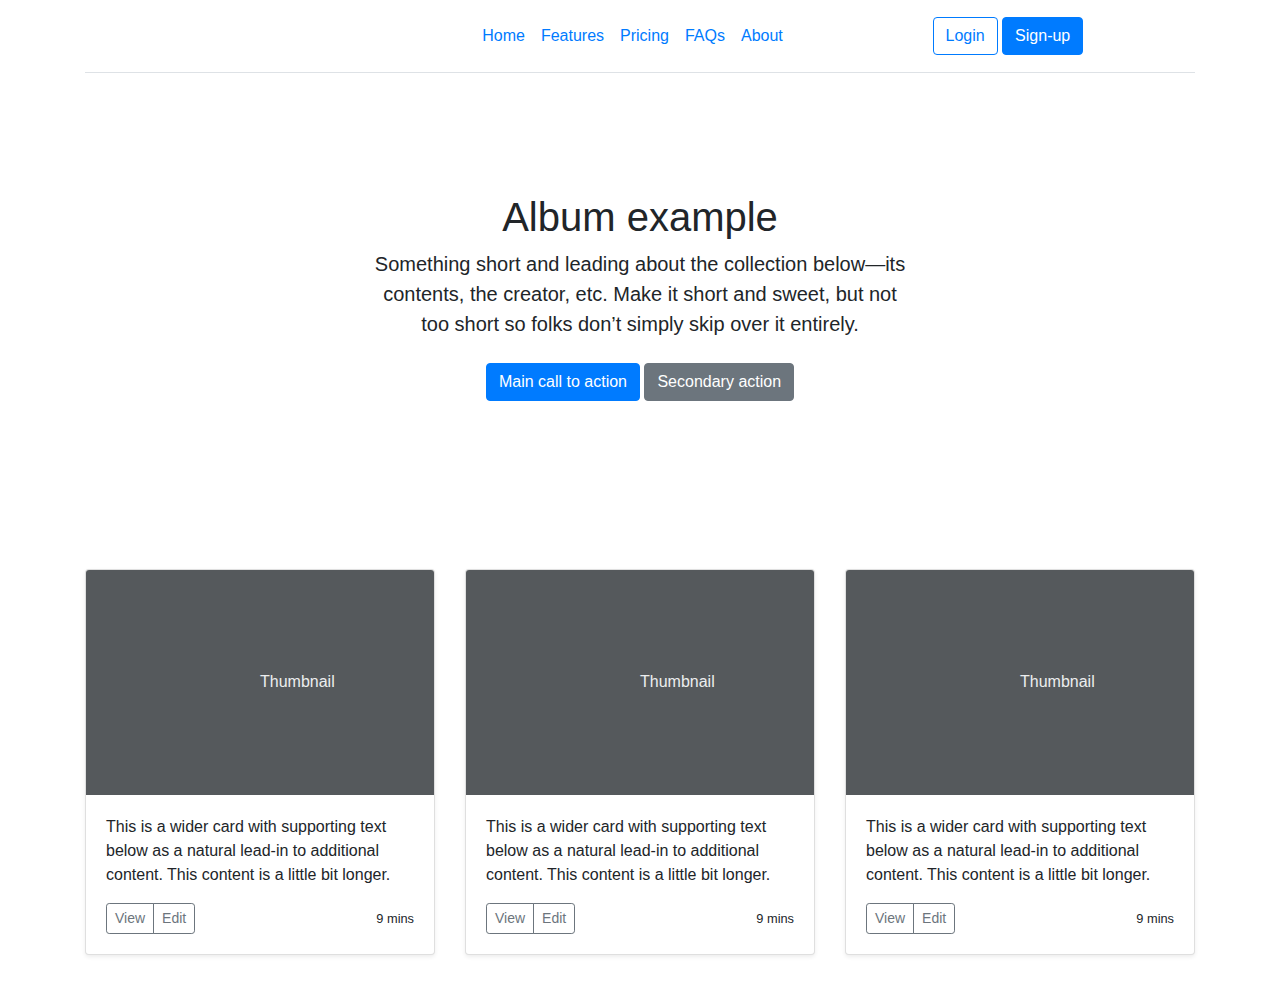
<file: secutiry-service/src/main/resources/frontend/index.html>
<!DOCTYPE html>
<html lang="en">
<head>
    <meta charset="UTF-8">
    <meta name="viewport" content="width=device-width, initial-scale=1.0">
    <link rel="stylesheet" href="https://stackpath.bootstrapcdn.com/bootstrap/4.5.2/css/bootstrap.min.css">

    <title>Document</title>
</head>
<body>
    <div class="container">
      <header class="d-flex flex-wrap align-items-center justify-content-center justify-content-md-between py-3 mb-4 border-bottom">
        <div class="col-md-3 mb-2 mb-md-0">
          <a href="/" class="d-inline-flex link-body-emphasis text-decoration-none">
            <svg class="bi" width="40" height="32" role="img" aria-label="Bootstrap"><use xlink:href="#bootstrap"></use></svg>
          </a>
        </div>
        <ul class="nav col-12 col-md-auto mb-2 justify-content-center mb-md-0">
          <li><a href="#" class="nav-link px-2 link-secondary">Home</a></li>
          <li><a href="#" class="nav-link px-2">Features</a></li>
          <li><a href="#" class="nav-link px-2">Pricing</a></li>
          <li><a href="#" class="nav-link px-2">FAQs</a></li>
          <li><a href="#" class="nav-link px-2">About</a></li>
        </ul>
        <div class="col-md-3 text-end">
          <th:block th:if="${not #httpServletRequest.userPrincipal}">
            <a href="/login" class="btn btn-outline-primary me-2">Login</a>
            <a href="/register" class="btn btn-primary">Sign-up</a>
          </th:block>
          <th:block th:if="${#httpServletRequest.userPrincipal}">
            <!-- Отображать кнопки выхода или другие элементы для авторизованных пользователей -->
          </th:block>
        </div>
      </header>
      </div>
    <main>

        <section class="py-5 text-center container">
          <div class="row py-lg-5">
            <div class="col-lg-6 col-md-8 mx-auto">
              <h1 class="fw-light">Album example</h1>
              <p class="lead text-body-secondary">Something short and leading about the collection below—its contents, the creator, etc. Make it short and sweet, but not too short so folks don’t simply skip over it entirely.</p>
              <p>
                <a href="#" class="btn btn-primary my-2">Main call to action</a>
                <a href="#" class="btn btn-secondary my-2">Secondary action</a>
              </p>
            </div>
          </div>
        </section>
      
        <div class="album py-5 bg-body-tertiary">
          <div class="container">
      
            <div class="row row-cols-1 row-cols-sm-2 row-cols-md-3 g-3">
              <div class="col">
                <div class="card shadow-sm">
                  <svg class="bd-placeholder-img card-img-top" width="100%" height="225" xmlns="http://www.w3.org/2000/svg" role="img" aria-label="Placeholder: Thumbnail" preserveAspectRatio="xMidYMid slice" focusable="false"><title>Placeholder</title><rect width="100%" height="100%" fill="#55595c"></rect><text x="50%" y="50%" fill="#eceeef" dy=".3em">Thumbnail</text></svg>
                  <div class="card-body">
                    <p class="card-text">This is a wider card with supporting text below as a natural lead-in to additional content. This content is a little bit longer.</p>
                    <div class="d-flex justify-content-between align-items-center">
                      <div class="btn-group">
                        <button type="button" class="btn btn-sm btn-outline-secondary">View</button>
                        <button type="button" class="btn btn-sm btn-outline-secondary">Edit</button>
                      </div>
                      <small class="text-body-secondary">9 mins</small>
                    </div>
                  </div>
                </div>
              </div>
              <div class="col">
                <div class="card shadow-sm">
                  <svg class="bd-placeholder-img card-img-top" width="100%" height="225" xmlns="http://www.w3.org/2000/svg" role="img" aria-label="Placeholder: Thumbnail" preserveAspectRatio="xMidYMid slice" focusable="false"><title>Placeholder</title><rect width="100%" height="100%" fill="#55595c"></rect><text x="50%" y="50%" fill="#eceeef" dy=".3em">Thumbnail</text></svg>
                  <div class="card-body">
                    <p class="card-text">This is a wider card with supporting text below as a natural lead-in to additional content. This content is a little bit longer.</p>
                    <div class="d-flex justify-content-between align-items-center">
                      <div class="btn-group">
                        <button type="button" class="btn btn-sm btn-outline-secondary">View</button>
                        <button type="button" class="btn btn-sm btn-outline-secondary">Edit</button>
                      </div>
                      <small class="text-body-secondary">9 mins</small>
                    </div>
                  </div>
                </div>
              </div>
              <div class="col">
                <div class="card shadow-sm">
                  <svg class="bd-placeholder-img card-img-top" width="100%" height="225" xmlns="http://www.w3.org/2000/svg" role="img" aria-label="Placeholder: Thumbnail" preserveAspectRatio="xMidYMid slice" focusable="false"><title>Placeholder</title><rect width="100%" height="100%" fill="#55595c"></rect><text x="50%" y="50%" fill="#eceeef" dy=".3em">Thumbnail</text></svg>
                  <div class="card-body">
                    <p class="card-text">This is a wider card with supporting text below as a natural lead-in to additional content. This content is a little bit longer.</p>
                    <div class="d-flex justify-content-between align-items-center">
                      <div class="btn-group">
                        <button type="button" class="btn btn-sm btn-outline-secondary">View</button>
                        <button type="button" class="btn btn-sm btn-outline-secondary">Edit</button>
                      </div>
                      <small class="text-body-secondary">9 mins</small>
                    </div>
                  </div>
                </div>
              </div>
            </div>
          </div>
        </div>
      
      </main>
</body>
</html>
</file>
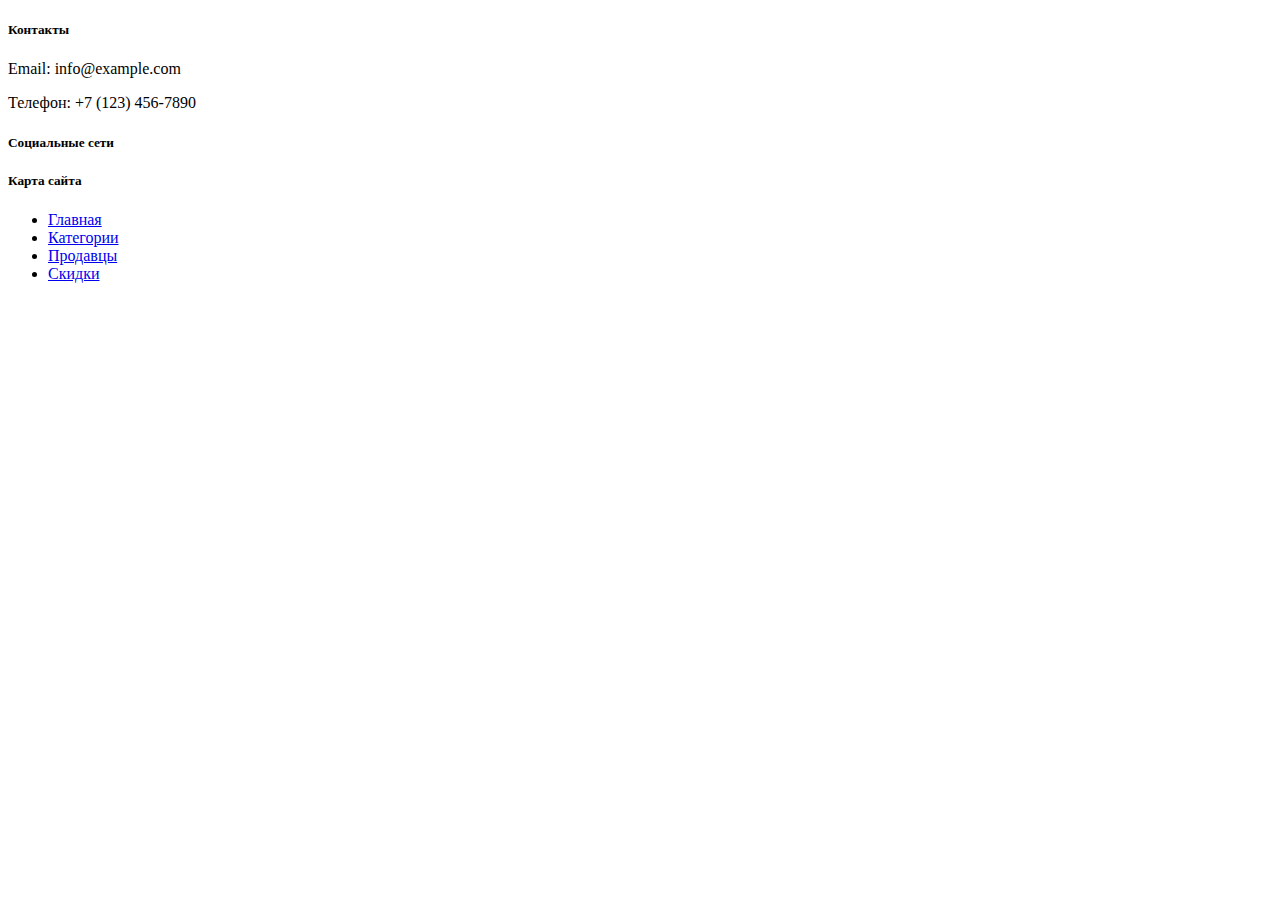
<file: secutiry-service/src/main/resources/spring-frontend/fragments/footer_fgarment.html>
<!DOCTYPE html>
<html lang="en" xmlns="http://www.w3.org/1999/xhtml" xmlns:th="http://www.thymeleaf.org">
<body>
<div class="page-container">
  <!-- Main content -->
  <div class="content">
    <!-- Your main content goes here -->
  </div>

  <!-- Footer -->
  <footer class="footer bg-dark text-white py-4" th:fragment="footerFragment">
    <div class="container">
      <div class="row">
        <div class="col-md-4">
          <h5>Контакты</h5>
          <p>Email: info@example.com</p>
          <p>Телефон: +7 (123) 456-7890</p>
        </div>
        <div class="col-md-4">
          <h5>Социальные сети</h5>
          <a href="#" class="text-white"><i class="fab fa-facebook-f"></i></a>
          <a href="#" class="text-white"><i class="fab fa-instagram"></i></a>
          <a href="#" class="text-white"><i class="fab fa-twitter"></i></a>
        </div>
        <div class="col-md-4">
          <h5>Карта сайта</h5>
          <ul class="list-unstyled">
            <li><a href="#" class="text-white">Главная</a></li>
            <li><a href="#" class="text-white">Категории</a></li>
            <li><a href="#" class="text-white">Продавцы</a></li>
            <li><a href="#" class="text-white">Скидки</a></li>
          </ul>
        </div>
      </div>
    </div>
  </footer>
</div>
</body>
</html>
</file>
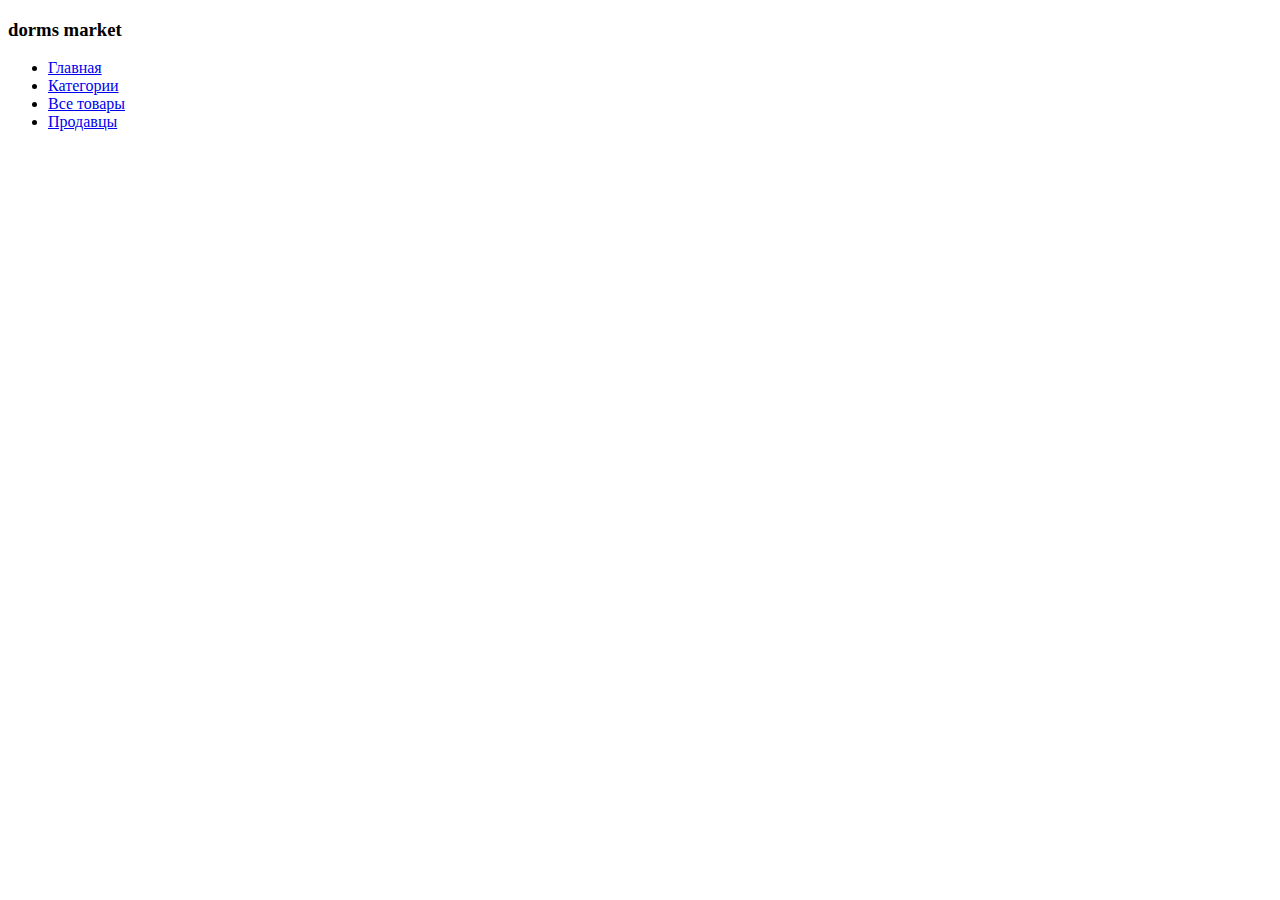
<file: secutiry-service/src/main/resources/spring-frontend/fragments/header_fragment.html>
<!DOCTYPE html>
<html lang="en" xmlns="http://www.w3.org/1999/xhtml" xmlns:th="http://www.thymeleaf.org">
<body>
<!-- Header and Banner sections -->
<header id="main-header" class="d-flex flex-wrap align-items-center justify-content-between py-3 mb-4" th:fragment="headFragment">
  <div class="col-md-3 mb-2 mb-md-0" th:href="@{/api/v1/main}">
    <h3 th:href="@{/api/v1/main}">dorms market</h3>
  </div>

  <ul class="nav col-12 col-md-auto mb-2 justify-content-center mb-md-0">
    <li><a href="#" class="nav-link px-2" th:href="@{/api/v1/main}">Главная</a></li>
    <li><a href="#" class="nav-link px-2">Категории</a></li>
    <li><a href="#" class="nav-link px-2">Все товары</a></li>
    <li><a href="#" class="nav-link px-2">Продавцы</a></li>
<!--    <li><a href="#" class="nav-link px-2">Скидки</a></li>-->
    <!-- Пункт "Моё" будет добавлен сюда через JavaScript -->
  </ul>

  <div class="header-btns d-flex align-items-center">
    <a href="/cart" class="cart-icon" th:href="@{/api/v1/cart}">
      <i class="fas fa-shopping-cart"></i>
    </a>
    <div id="auth-buttons" class="ml-2">
      <!-- Auth buttons will be dynamically added here -->
    </div>
  </div>
</header>
</body>
</html>
</file>
